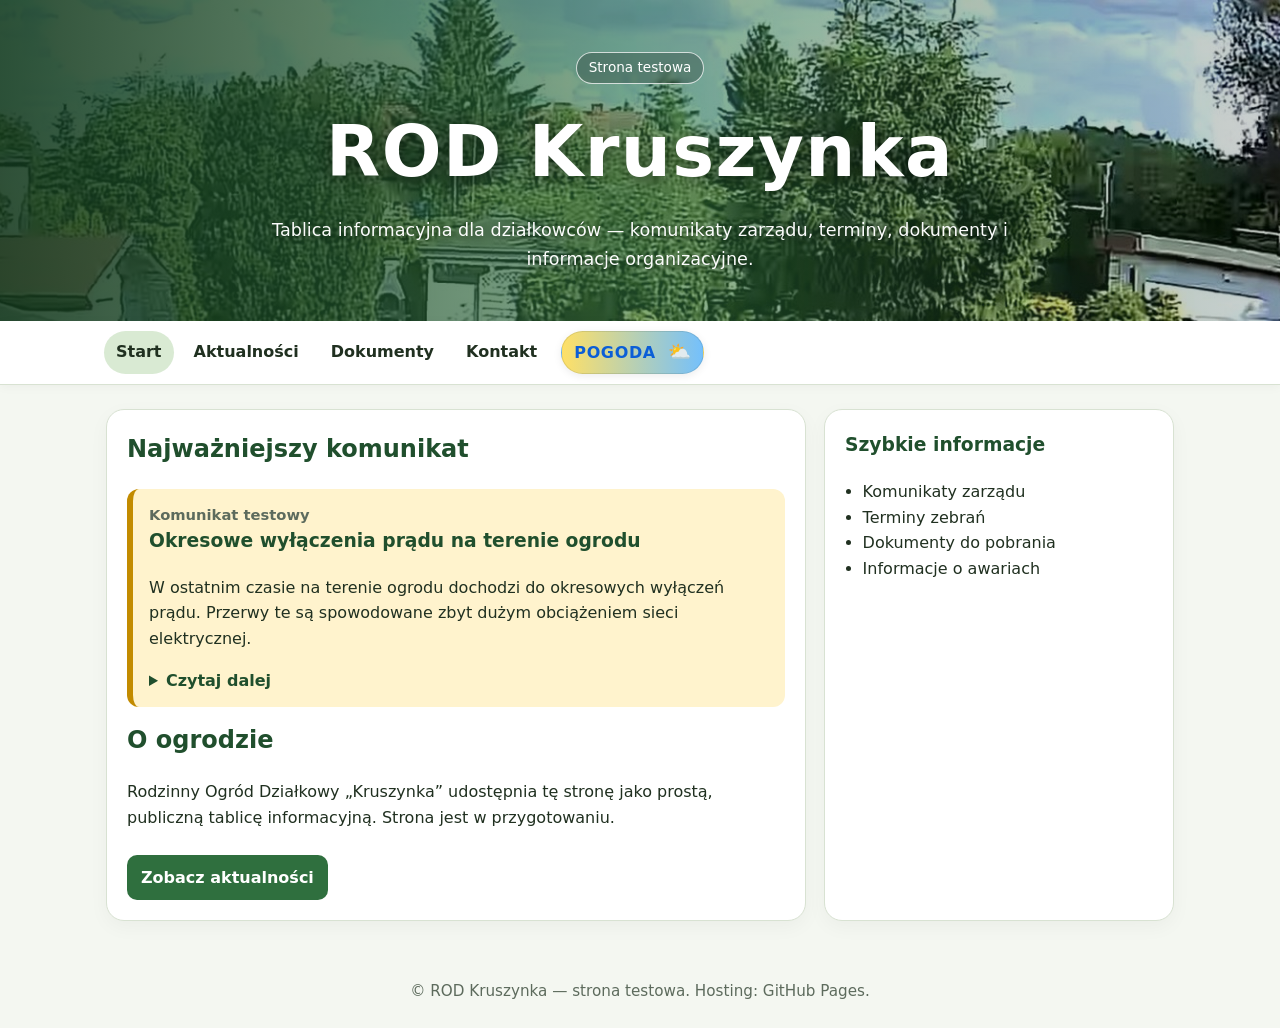
<file: index.html>
<!doctype html>
<html lang="pl">
<head>
  <meta charset="utf-8">
  <meta name="viewport" content="width=device-width, initial-scale=1">
  <title>ROD Kruszynka — strona testowa</title>
  <meta name="description" content="Testowa strona Rodzinnego Ogrodu Działkowego Kruszynka.">
  <link rel="stylesheet" href="style.css">
</head>
<body>
  <header>
    <div class="badge">Strona testowa</div>
    <h1>ROD Kruszynka</h1>
    <p>Tablica informacyjna dla działkowców — komunikaty zarządu, terminy, dokumenty i informacje organizacyjne.</p>
  </header>

  <nav>
    <div class="nav-inner">
      <a class="active" href="index.html">Start</a>
      <a href="aktualnosci.html">Aktualności</a>
      <a href="dokumenty.html">Dokumenty</a>
      <a href="kontakt.html">Kontakt</a>
      <a class="weather-nav" href="pogoda.html" title="Pogoda dla Kruszyna Krajeńskiego">
        <span class="weather-word">Pogoda</span>
        <span class="weather-temp" data-weather-temp>--°C</span>
        <span class="weather-icon" data-weather-icon>⛅</span>
      </a>
    </div>
  </nav>

  <main>
    <div class="grid">
      <section class="card">
        <h2>Najważniejszy komunikat</h2>

        <div class="notice important">
          <div class="date">Komunikat testowy</div>
          <h3>Okresowe wyłączenia prądu na terenie ogrodu</h3>
          <p>
            W ostatnim czasie na terenie ogrodu dochodzi do okresowych wyłączeń prądu.
            Przerwy te są spowodowane zbyt dużym obciążeniem sieci elektrycznej.
          </p>

          <details class="notice-more">
            <summary>Czytaj dalej</summary>
            <p>
              Jednocześnie informujemy, że warunki przyłącza energetycznego dla ROD „Kruszynka”
              w ostatnich latach nie uległy zmianie. Przyczyną wyłączeń jest zwiększone zużycie
              energii elektrycznej przez użytkowników działek.
            </p>
            <p>
              W ostatnim czasie zauważalna jest między innymi zamiana kuchenek gazowych na elektryczne,
              a także coraz częstsze korzystanie z grilli elektrycznych, płyt grzewczych i innych
              urządzeń o dużym poborze mocy.
            </p>
            <p>
              Prosimy, w miarę możliwości, o ograniczenie korzystania z urządzeń grzewczych zasilanych
              energią elektryczną oraz o rozważenie stosowania urządzeń gazowych tam, gdzie jest to
              możliwe i bezpieczne.
            </p>
            <p>
              W przeciwnym przypadku może zaistnieć konieczność modernizacji sieci elektrycznej na
              terenie ROD „Kruszynka”, co wiązałoby się z dodatkowymi kosztami.
            </p>
          </details>
        </div>


        <h2>O ogrodzie</h2>
        <p>
          Rodzinny Ogród Działkowy „Kruszynka” udostępnia tę stronę jako prostą,
          publiczną tablicę informacyjną. Strona jest w przygotowaniu.
        </p>

        <a class="button" href="aktualnosci.html">Zobacz aktualności</a>
      </section>

      <aside class="card">
        <h3>Szybkie informacje</h3>
        <ul class="clean">
          <li>Komunikaty zarządu</li>
          <li>Terminy zebrań</li>
          <li>Dokumenty do pobrania</li>
          <li>Informacje o awariach</li>
        </ul>
      </aside>
    </div>
  </main>

  <footer>
    © ROD Kruszynka — strona testowa. Hosting: GitHub Pages.
  </footer>
  <script src="weather.js"></script>
</body>
</html>
</file>
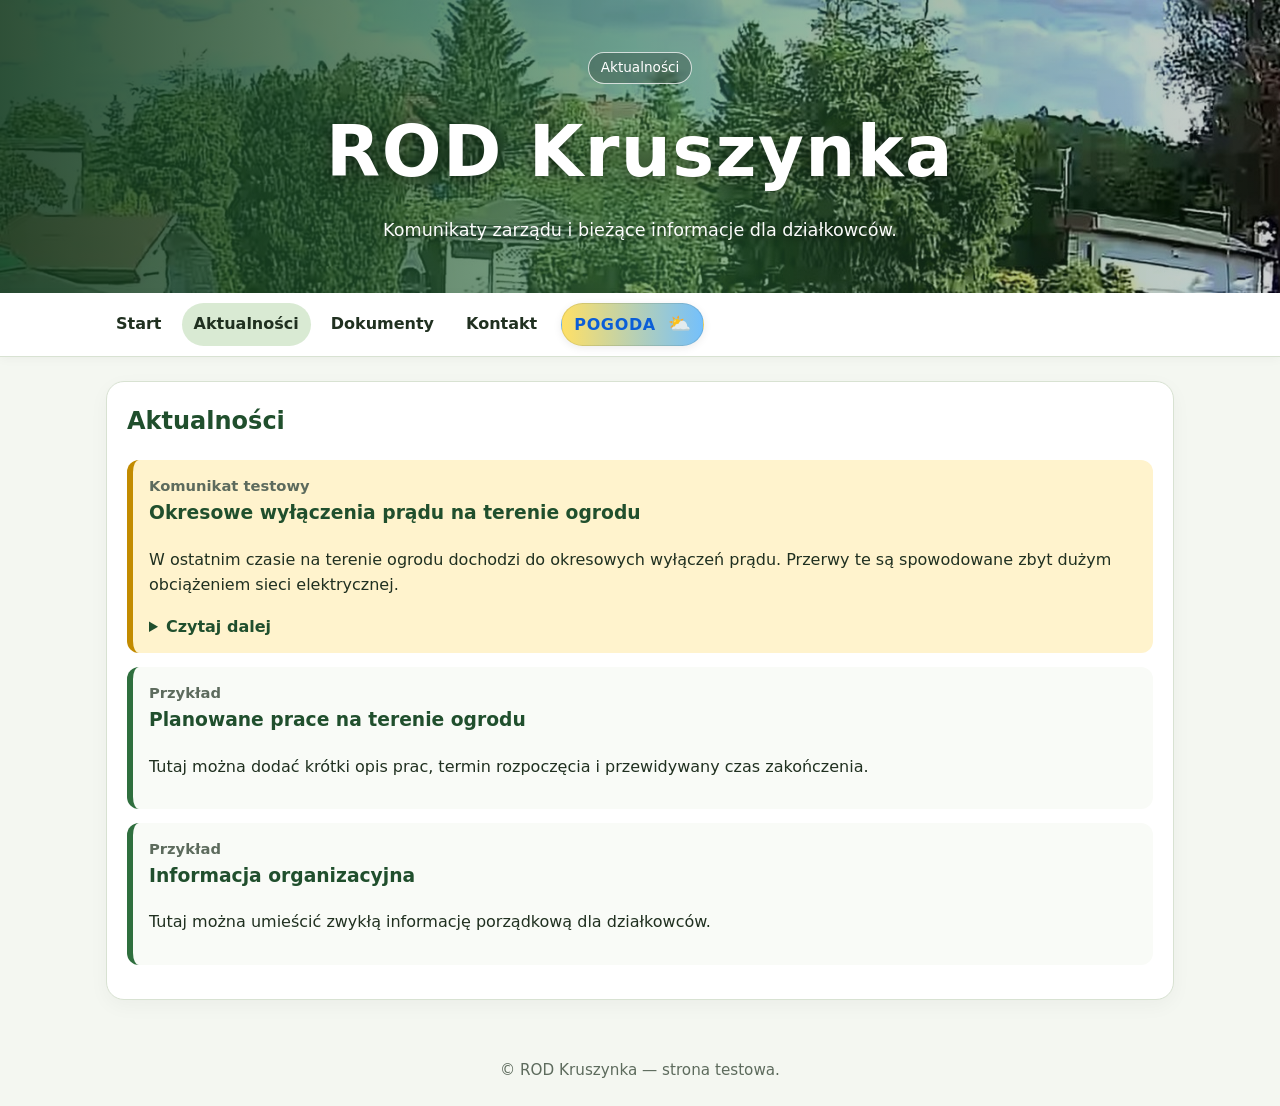
<file: aktualnosci.html>
<!doctype html>
<html lang="pl">
<head>
  <meta charset="utf-8">
  <meta name="viewport" content="width=device-width, initial-scale=1">
  <title>Aktualności — ROD Kruszynka</title>
  <meta name="description" content="Aktualności i komunikaty ROD Kruszynka.">
  <link rel="stylesheet" href="style.css">
</head>
<body>
  <header>
    <div class="badge">Aktualności</div>
    <h1>ROD Kruszynka</h1>
    <p>Komunikaty zarządu i bieżące informacje dla działkowców.</p>
  </header>

  <nav>
    <div class="nav-inner">
      <a href="index.html">Start</a>
      <a class="active" href="aktualnosci.html">Aktualności</a>
      <a href="dokumenty.html">Dokumenty</a>
      <a href="kontakt.html">Kontakt</a>
      <a class="weather-nav" href="pogoda.html" title="Pogoda dla Kruszyna Krajeńskiego">
        <span class="weather-word">Pogoda</span>
        <span class="weather-temp" data-weather-temp>--°C</span>
        <span class="weather-icon" data-weather-icon>⛅</span>
      </a>
    </div>
  </nav>

  <main>
    <section class="card">
      <h2>Aktualności</h2>

        <div class="notice important">
          <div class="date">Komunikat testowy</div>
          <h3>Okresowe wyłączenia prądu na terenie ogrodu</h3>
          <p>
            W ostatnim czasie na terenie ogrodu dochodzi do okresowych wyłączeń prądu.
            Przerwy te są spowodowane zbyt dużym obciążeniem sieci elektrycznej.
          </p>

          <details class="notice-more">
            <summary>Czytaj dalej</summary>
            <p>
              Jednocześnie informujemy, że warunki przyłącza energetycznego dla ROD „Kruszynka”
              w ostatnich latach nie uległy zmianie. Przyczyną wyłączeń jest zwiększone zużycie
              energii elektrycznej przez użytkowników działek.
            </p>
            <p>
              W ostatnim czasie zauważalna jest między innymi zamiana kuchenek gazowych na elektryczne,
              a także coraz częstsze korzystanie z grilli elektrycznych, płyt grzewczych i innych
              urządzeń o dużym poborze mocy.
            </p>
            <p>
              Prosimy, w miarę możliwości, o ograniczenie korzystania z urządzeń grzewczych zasilanych
              energią elektryczną oraz o rozważenie stosowania urządzeń gazowych tam, gdzie jest to
              możliwe i bezpieczne.
            </p>
            <p>
              W przeciwnym przypadku może zaistnieć konieczność modernizacji sieci elektrycznej na
              terenie ROD „Kruszynka”, co wiązałoby się z dodatkowymi kosztami.
            </p>
          </details>
        </div>


      <article class="notice">
        <div class="date">Przykład</div>
        <h3>Planowane prace na terenie ogrodu</h3>
        <p>
          Tutaj można dodać krótki opis prac, termin rozpoczęcia i przewidywany czas zakończenia.
        </p>
      </article>

      <article class="notice">
        <div class="date">Przykład</div>
        <h3>Informacja organizacyjna</h3>
        <p>
          Tutaj można umieścić zwykłą informację porządkową dla działkowców.
        </p>
      </article>
    </section>
  </main>

  <footer>
    © ROD Kruszynka — strona testowa.
  </footer>
  <script src="weather.js"></script>
</body>
</html>
</file>
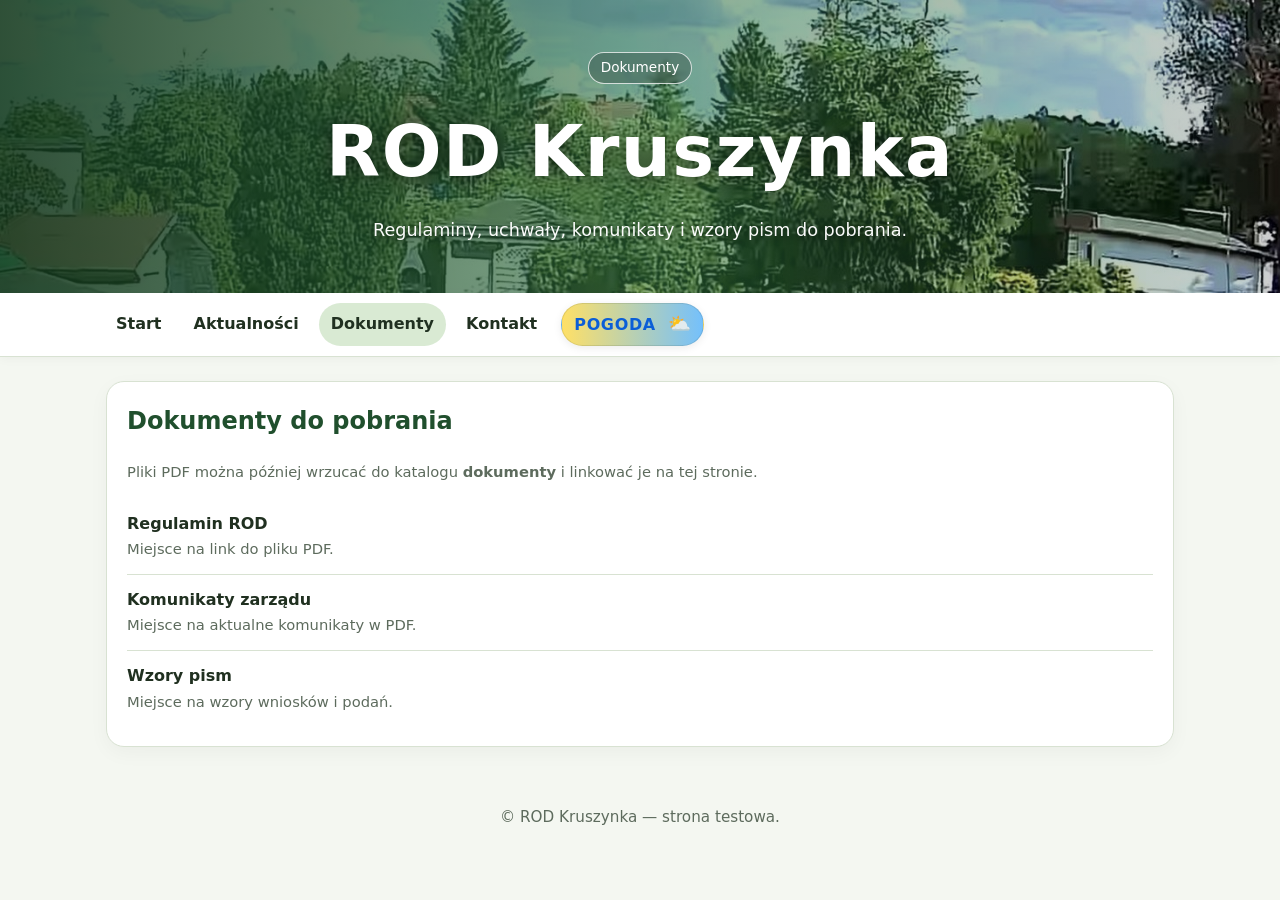
<file: dokumenty.html>
<!doctype html>
<html lang="pl">
<head>
  <meta charset="utf-8">
  <meta name="viewport" content="width=device-width, initial-scale=1">
  <title>Dokumenty — ROD Kruszynka</title>
  <meta name="description" content="Dokumenty do pobrania ROD Kruszynka.">
  <link rel="stylesheet" href="style.css">
</head>
<body>
  <header>
    <div class="badge">Dokumenty</div>
    <h1>ROD Kruszynka</h1>
    <p>Regulaminy, uchwały, komunikaty i wzory pism do pobrania.</p>
  </header>

  <nav>
    <div class="nav-inner">
      <a href="index.html">Start</a>
      <a href="aktualnosci.html">Aktualności</a>
      <a class="active" href="dokumenty.html">Dokumenty</a>
      <a href="kontakt.html">Kontakt</a>
      <a class="weather-nav" href="pogoda.html" title="Pogoda dla Kruszyna Krajeńskiego">
        <span class="weather-word">Pogoda</span>
        <span class="weather-temp" data-weather-temp>--°C</span>
        <span class="weather-icon" data-weather-icon>⛅</span>
      </a>
    </div>
  </nav>

  <main>
    <section class="card">
      <h2>Dokumenty do pobrania</h2>
      <p class="small">
        Pliki PDF można później wrzucać do katalogu <strong>dokumenty</strong>
        i linkować je na tej stronie.
      </p>

      <ul class="document-list">
        <li>
          <strong>Regulamin ROD</strong><br>
          <span class="small">Miejsce na link do pliku PDF.</span>
        </li>
        <li>
          <strong>Komunikaty zarządu</strong><br>
          <span class="small">Miejsce na aktualne komunikaty w PDF.</span>
        </li>
        <li>
          <strong>Wzory pism</strong><br>
          <span class="small">Miejsce na wzory wniosków i podań.</span>
        </li>
      </ul>
    </section>
  </main>

  <footer>
    © ROD Kruszynka — strona testowa.
  </footer>
  <script src="weather.js"></script>
</body>
</html>
</file>
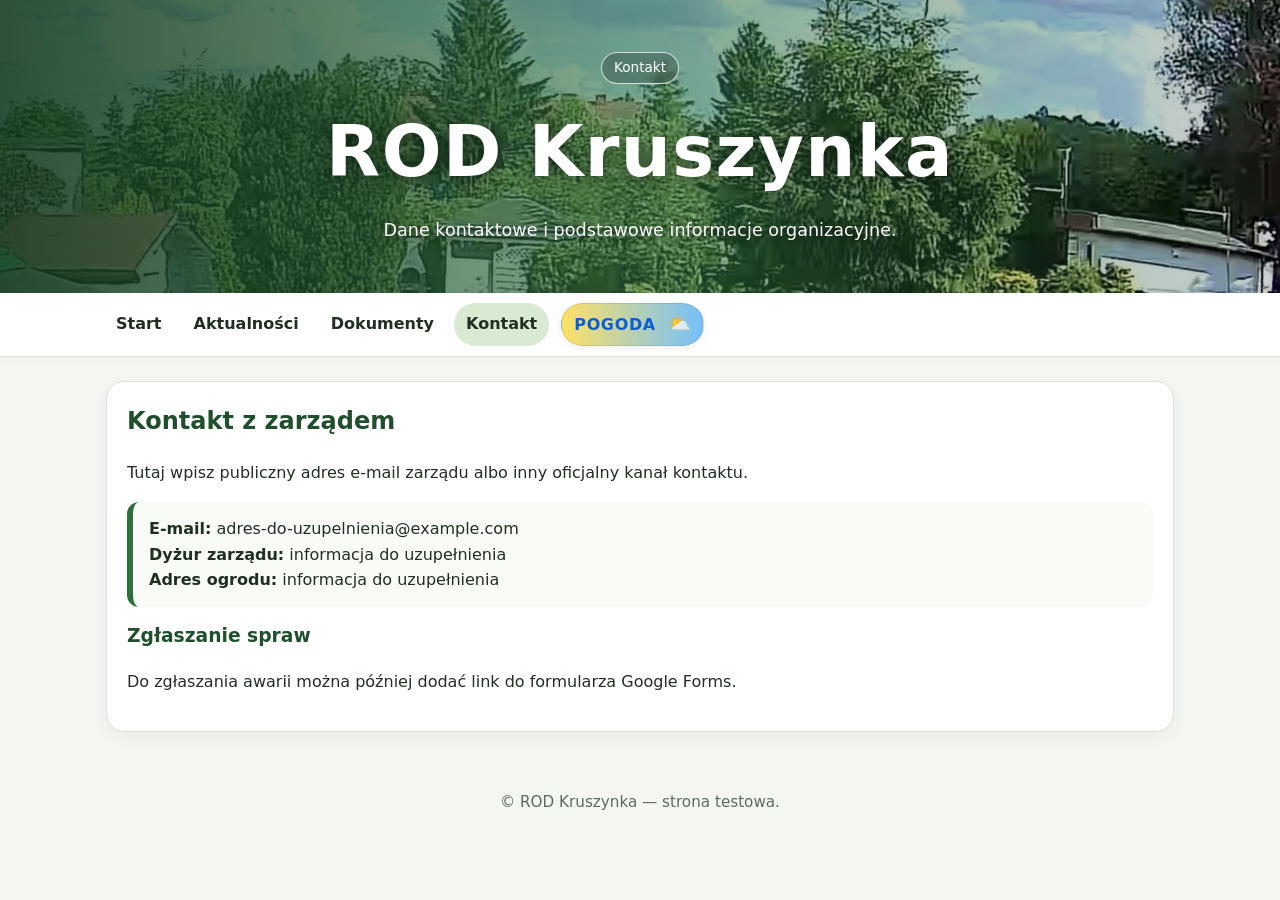
<file: kontakt.html>
<!doctype html>
<html lang="pl">
<head>
  <meta charset="utf-8">
  <meta name="viewport" content="width=device-width, initial-scale=1">
  <title>Kontakt — ROD Kruszynka</title>
  <meta name="description" content="Kontakt z zarządem ROD Kruszynka.">
  <link rel="stylesheet" href="style.css">
</head>
<body>
  <header>
    <div class="badge">Kontakt</div>
    <h1>ROD Kruszynka</h1>
    <p>Dane kontaktowe i podstawowe informacje organizacyjne.</p>
  </header>

  <nav>
    <div class="nav-inner">
      <a href="index.html">Start</a>
      <a href="aktualnosci.html">Aktualności</a>
      <a href="dokumenty.html">Dokumenty</a>
      <a class="active" href="kontakt.html">Kontakt</a>
      <a class="weather-nav" href="pogoda.html" title="Pogoda dla Kruszyna Krajeńskiego">
        <span class="weather-word">Pogoda</span>
        <span class="weather-temp" data-weather-temp>--°C</span>
        <span class="weather-icon" data-weather-icon>⛅</span>
      </a>
    </div>
  </nav>

  <main>
    <section class="card">
      <h2>Kontakt z zarządem</h2>
      <p>
        Tutaj wpisz publiczny adres e-mail zarządu albo inny oficjalny kanał kontaktu.
      </p>

      <div class="notice">
        <strong>E-mail:</strong> adres-do-uzupelnienia@example.com<br>
        <strong>Dyżur zarządu:</strong> informacja do uzupełnienia<br>
        <strong>Adres ogrodu:</strong> informacja do uzupełnienia
      </div>

      <h3>Zgłaszanie spraw</h3>
      <p>
        Do zgłaszania awarii można później dodać link do formularza Google Forms.
      </p>
    </section>
  </main>

  <footer>
    © ROD Kruszynka — strona testowa.
  </footer>
  <script src="weather.js"></script>
</body>
</html>
</file>
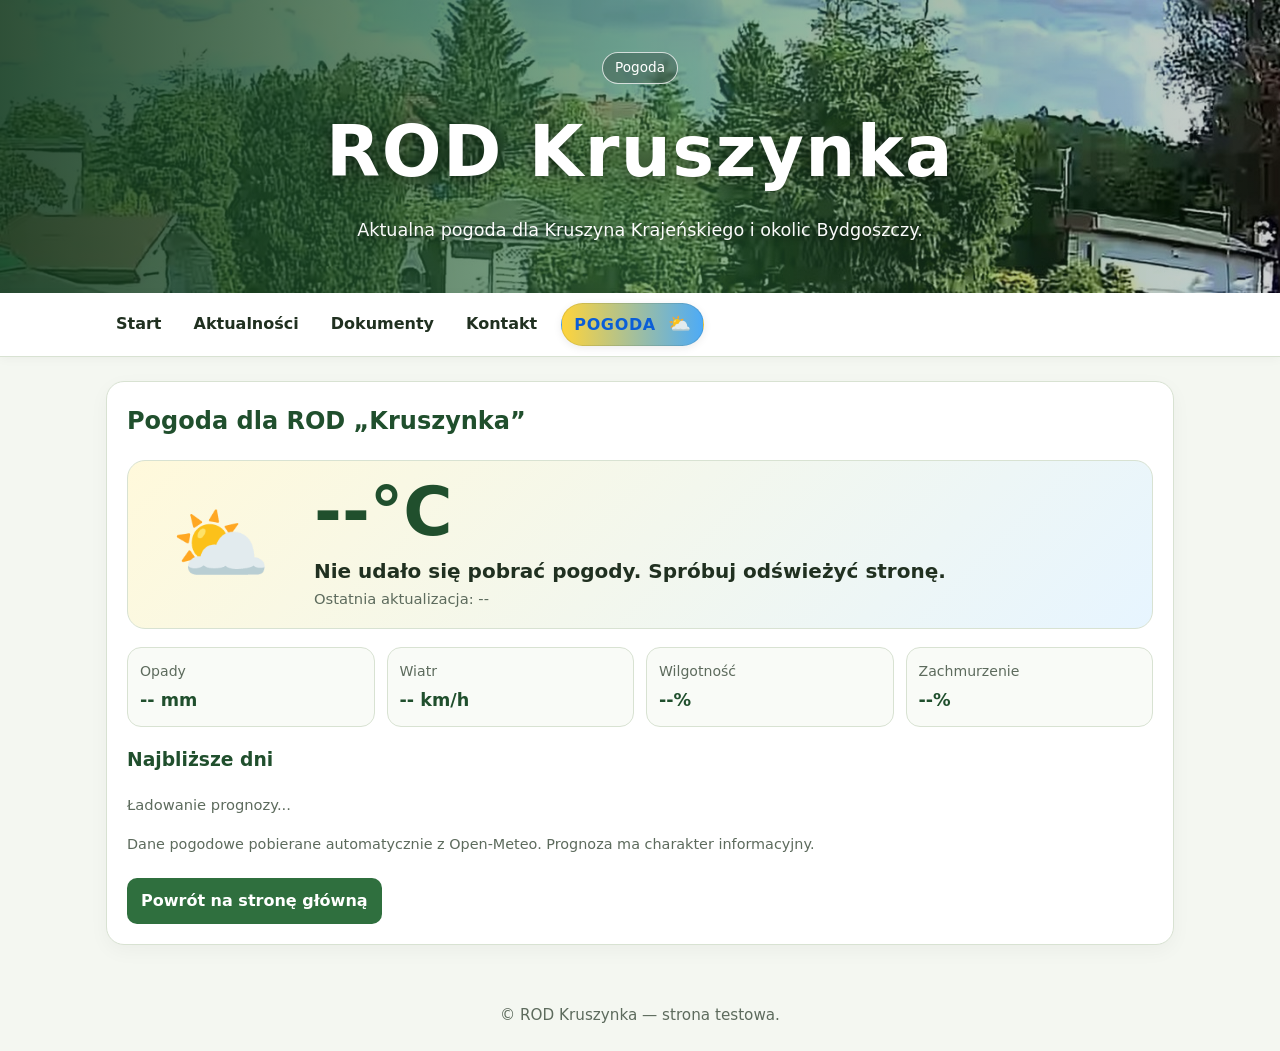
<file: pogoda.html>
<!doctype html>
<html lang="pl">
<head>
  <meta charset="utf-8">
  <meta name="viewport" content="width=device-width, initial-scale=1">
  <title>Pogoda — ROD Kruszynka</title>
  <meta name="description" content="Aktualna pogoda dla ROD Kruszynka, Kruszyn Krajeński koło Bydgoszczy.">
  <link rel="stylesheet" href="style.css">
</head>
<body>
  <header>
    <div class="badge">Pogoda</div>
    <h1>ROD Kruszynka</h1>
    <p>Aktualna pogoda dla Kruszyna Krajeńskiego i okolic Bydgoszczy.</p>
  </header>

  <nav>
    <div class="nav-inner">
      <a href="index.html">Start</a>
      <a href="aktualnosci.html">Aktualności</a>
      <a href="dokumenty.html">Dokumenty</a>
      <a href="kontakt.html">Kontakt</a>
      <a class="weather-nav active" href="pogoda.html" title="Pogoda dla Kruszyna Krajeńskiego">
        <span class="weather-word">Pogoda</span>
        <span class="weather-temp" data-weather-temp>--°C</span>
        <span class="weather-icon" data-weather-icon>⛅</span>
      </a>
    </div>
  </nav>

  <main data-weather-page>
    <section class="card">
      <h2>Pogoda dla ROD „Kruszynka”</h2>
  

      <div class="weather-hero">
        <div class="weather-big-icon" data-current-icon>⛅</div>
        <div>
          <div class="weather-big-temp" data-current-temp>--°C</div>
          <div class="weather-status" data-current-desc>Ładowanie pogody...</div>
          <div class="small">Ostatnia aktualizacja: <span data-current-time>--</span></div>
        </div>
      </div>

      <div class="weather-details-grid">
        <div class="weather-detail">
          <span>Opady</span>
          <strong data-current-rain>-- mm</strong>
        </div>
        <div class="weather-detail">
          <span>Wiatr</span>
          <strong data-current-wind>-- km/h</strong>
        </div>
        <div class="weather-detail">
          <span>Wilgotność</span>
          <strong data-current-humidity>--%</strong>
        </div>
        <div class="weather-detail">
          <span>Zachmurzenie</span>
          <strong data-current-clouds>--%</strong>
        </div>
      </div>

      <div class="weather-forecast">
        <h3>Najbliższe dni</h3>
        <div class="weather-forecast-list" data-forecast-list>
          <div class="small">Ładowanie prognozy...</div>
        </div>
      </div>

      <p class="weather-source">
        Dane pogodowe pobierane automatycznie z Open-Meteo. Prognoza ma charakter informacyjny.
      </p>

      <a class="button" href="index.html">Powrót na stronę główną</a>
    </section>
  </main>

  <footer>
    © ROD Kruszynka — strona testowa.
  </footer>

  <script src="weather.js"></script>
</body>
</html>
</file>
<file: style.css>
:root {
  --bg: #f4f7f1;
  --panel: #ffffff;
  --text: #203020;
  --muted: #5d6b5d;
  --green: #2f6f3e;
  --green-dark: #204f2d;
  --accent: #d9ead3;
  --warning: #fff3cd;
  --border: #d8e2d2;
}

* {
  box-sizing: border-box;
}

body {
  margin: 0;
  font-family: system-ui, -apple-system, BlinkMacSystemFont, "Segoe UI", sans-serif;
  background: var(--bg);
  color: var(--text);
  line-height: 1.6;
}

a {
  color: var(--green-dark);
}

header {
  position: relative;
  background:
    linear-gradient(90deg, rgba(18, 56, 28, 0.88), rgba(47, 111, 62, 0.58), rgba(0, 0, 0, 0.18)),
    url("img/kruszynka-header.jpg") center center / cover no-repeat;
  color: white;
  padding: 52px 18px 48px;
  text-align: center;
  min-height: 270px;
  display: flex;
  flex-direction: column;
  justify-content: center;
}

header .badge {
  display: inline-block;
  align-self: center;
  padding: 4px 12px;
  border: 1px solid rgba(255,255,255,.75);
  border-radius: 999px;
  font-size: 0.85rem;
  margin-bottom: 12px;
  background: rgba(0,0,0,.22);
  backdrop-filter: blur(2px);
}

header h1 {
  margin: 0;
  font-size: clamp(2.2rem, 6vw, 4.4rem);
  letter-spacing: 0.02em;
  text-shadow: 0 3px 18px rgba(0,0,0,.55);
}

header p {
  margin: 8px auto 0;
  max-width: 780px;
  opacity: 0.98;
  font-size: 1.1rem;
  text-shadow: 0 2px 10px rgba(0,0,0,.55);
}

nav {
  position: sticky;
  top: 0;
  z-index: 10;
  background: #ffffff;
  border-bottom: 1px solid var(--border);
  box-shadow: 0 2px 10px rgba(0,0,0,.04);
}

nav .nav-inner {
  max-width: 1100px;
  margin: 0 auto;
  display: flex;
  gap: 8px;
  padding: 10px 14px;
  overflow-x: auto;
}

nav a {
  color: var(--text);
  text-decoration: none;
  padding: 8px 12px;
  border-radius: 999px;
  white-space: nowrap;
  font-weight: 600;
}

nav a:hover,
nav a.active {
  background: var(--accent);
}

main {
  max-width: 1100px;
  margin: 24px auto;
  padding: 0 16px;
}

.grid {
  display: grid;
  grid-template-columns: 2fr 1fr;
  gap: 18px;
}

.card {
  background: var(--panel);
  border: 1px solid var(--border);
  border-radius: 18px;
  padding: 20px;
  box-shadow: 0 6px 20px rgba(0,0,0,.04);
}

.card h2,
.card h3 {
  margin-top: 0;
  color: var(--green-dark);
}

.notice {
  border-left: 6px solid var(--green);
  padding: 14px 16px;
  background: #f9fbf7;
  margin: 14px 0;
  border-radius: 12px;
}

.notice.important {
  background: var(--warning);
  border-left-color: #c28b00;
}

.date {
  color: var(--muted);
  font-size: 0.92rem;
  font-weight: 600;
}

.notice-more summary {
  cursor: pointer;
  color: var(--green-dark);
  font-weight: 700;
  margin-top: 8px;
}

.notice-more summary:hover {
  text-decoration: underline;
}

.notice-more p {
  margin-bottom: 0.7rem;
}

.button {
  display: inline-block;
  background: var(--green);
  color: white;
  text-decoration: none;
  padding: 10px 14px;
  border-radius: 10px;
  font-weight: 700;
  margin-top: 8px;
}

.button:hover {
  background: var(--green-dark);
}

ul.clean {
  padding-left: 1.1rem;
}

.document-list {
  list-style: none;
  padding: 0;
  margin: 0;
}

.document-list li {
  padding: 12px 0;
  border-bottom: 1px solid var(--border);
}

.document-list li:last-child {
  border-bottom: 0;
}

footer {
  margin-top: 34px;
  padding: 24px 16px;
  text-align: center;
  color: var(--muted);
  font-size: 0.95rem;
}

.small {
  font-size: 0.92rem;
  color: var(--muted);
}

@media (max-width: 780px) {
  .grid {
    grid-template-columns: 1fr;
  }

  header {
    text-align: left;
    align-items: flex-start;
    min-height: 245px;
    padding: 42px 18px 40px;
  }

  header .badge {
    align-self: flex-start;
  }

  header h1 {
    font-size: 2.3rem;
  }

  header p {
    margin-left: 0;
  }
}


/* Menu pogody */
.weather-nav {
  display: inline-flex;
  align-items: center;
  gap: 6px;
  margin-left: 4px;
  background: linear-gradient(90deg, #ffe066, #74c0fc);
  color: #123;
  border: 1px solid rgba(32, 48, 32, 0.12);
  box-shadow: 0 2px 9px rgba(0, 0, 0, 0.08);
}

.weather-nav:hover {
  background: linear-gradient(90deg, #fff3bf, #a5d8ff);
}

.weather-nav.active {
  background: linear-gradient(90deg, #ffd43b, #4dabf7);
}

.weather-word {
  color: #0b5ed7;
  font-weight: 900;
  text-transform: uppercase;
  letter-spacing: 0.04em;
}

.weather-temp {
  color: #1f2d1f;
  font-weight: 800;
}

.weather-icon {
  font-size: 1.15em;
  line-height: 1;
}

/* Strona pogody */
.weather-hero {
  display: grid;
  grid-template-columns: 150px 1fr;
  gap: 18px;
  align-items: center;
  margin-top: 10px;
  padding: 18px;
  border-radius: 18px;
  background: linear-gradient(135deg, #fff9db, #e7f5ff);
  border: 1px solid var(--border);
}

.weather-big-icon {
  font-size: 5rem;
  text-align: center;
  line-height: 1;
}

.weather-big-temp {
  font-size: clamp(2.4rem, 8vw, 4.2rem);
  font-weight: 900;
  color: var(--green-dark);
  line-height: 1;
  margin-bottom: 8px;
}

.weather-status {
  font-size: 1.25rem;
  font-weight: 700;
}

.weather-details-grid {
  display: grid;
  grid-template-columns: repeat(4, minmax(120px, 1fr));
  gap: 12px;
  margin-top: 18px;
}

.weather-detail {
  background: #f9fbf7;
  border: 1px solid var(--border);
  border-radius: 14px;
  padding: 12px;
}

.weather-detail span {
  display: block;
  color: var(--muted);
  font-size: 0.88rem;
}

.weather-detail strong {
  display: block;
  margin-top: 3px;
  font-size: 1.1rem;
  color: var(--green-dark);
}

.weather-forecast {
  margin-top: 18px;
}

.weather-forecast-list {
  display: grid;
  grid-template-columns: repeat(4, minmax(120px, 1fr));
  gap: 12px;
  margin-top: 12px;
}

.weather-day {
  background: #ffffff;
  border: 1px solid var(--border);
  border-radius: 14px;
  padding: 12px;
  text-align: center;
}

.weather-day-icon {
  font-size: 2rem;
  line-height: 1;
  margin: 6px 0;
}

.weather-source {
  margin-top: 16px;
  color: var(--muted);
  font-size: 0.9rem;
}

@media (max-width: 780px) {
  .weather-hero {
    grid-template-columns: 1fr;
    text-align: center;
  }

  .weather-details-grid,
  .weather-forecast-list {
    grid-template-columns: 1fr 1fr;
  }
}
</file>
